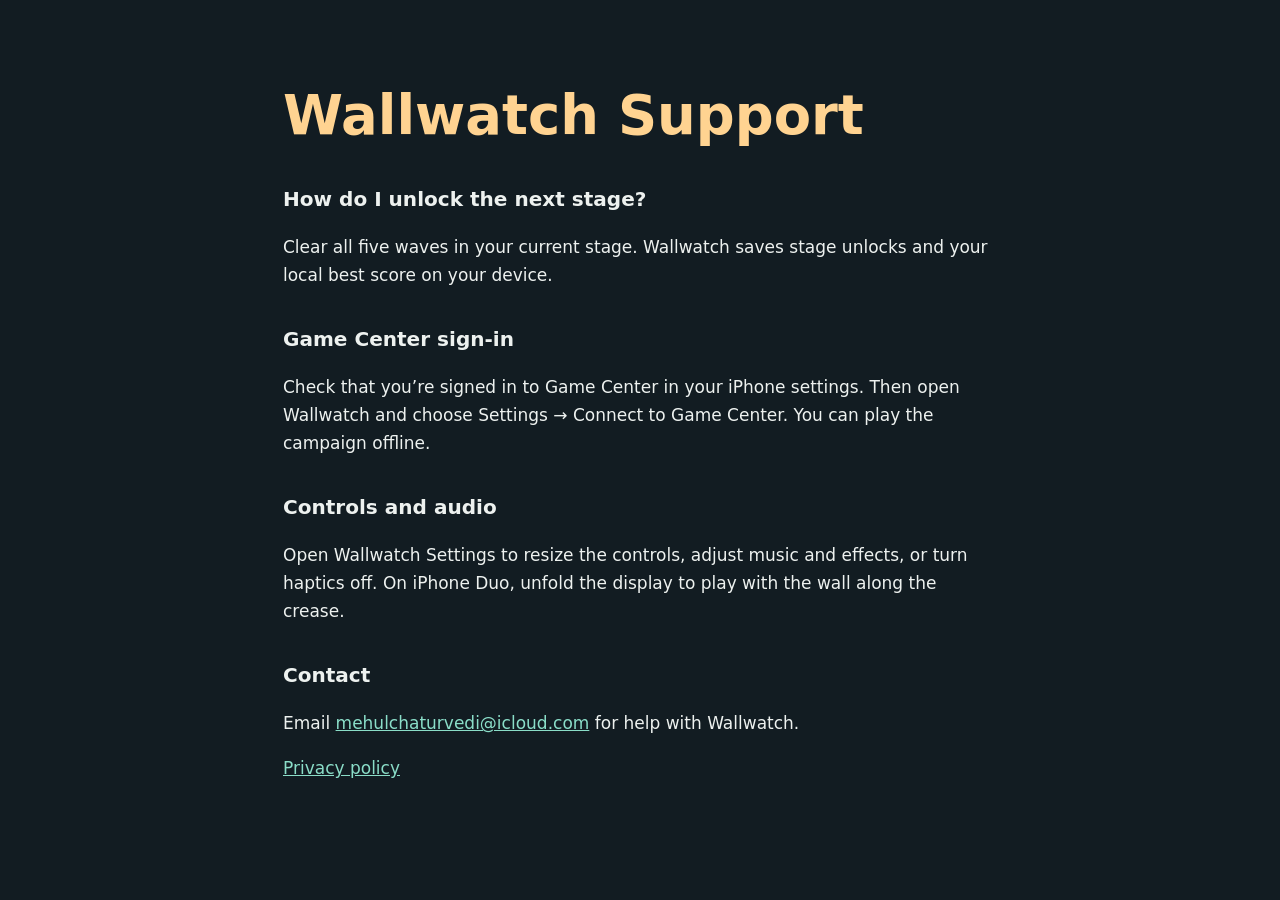
<file: index.html>
<!doctype html><html lang="en"><meta charset="utf-8"><meta name="viewport" content="width=device-width, initial-scale=1"><title>Wallwatch Support</title><link rel="stylesheet" href="style.css"><main><h1>Wallwatch Support</h1><h2>How do I unlock the next stage?</h2><p>Clear all five waves in your current stage. Wallwatch saves stage unlocks and your local best score on your device.</p><h2>Game Center sign-in</h2><p>Check that you’re signed in to Game Center in your iPhone settings. Then open Wallwatch and choose Settings → Connect to Game Center. You can play the campaign offline.</p><h2>Controls and audio</h2><p>Open Wallwatch Settings to resize the controls, adjust music and effects, or turn haptics off. On iPhone Duo, unfold the display to play with the wall along the crease.</p><h2>Contact</h2><p>Email <a href="mailto:mehulchaturvedi@icloud.com">mehulchaturvedi@icloud.com</a> for help with Wallwatch.</p><p><a href="privacy.html">Privacy policy</a></p></main></html>
</file>
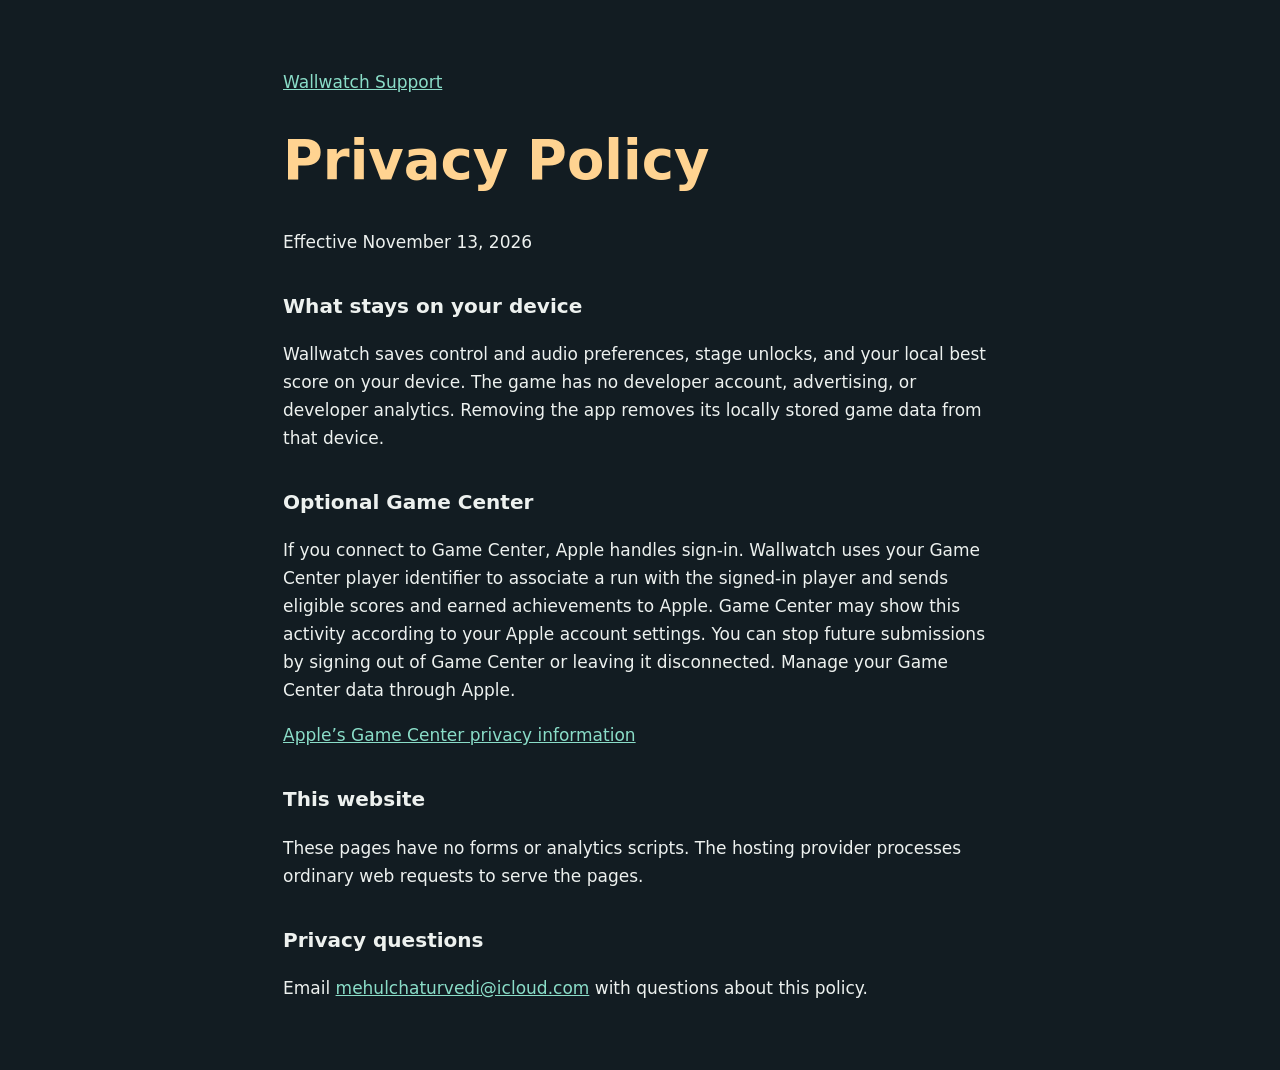
<file: privacy.html>
<!doctype html><html lang="en"><meta charset="utf-8"><meta name="viewport" content="width=device-width, initial-scale=1"><title>Wallwatch Privacy Policy</title><link rel="stylesheet" href="style.css"><main><p><a href="./">Wallwatch Support</a></p><h1>Privacy Policy</h1><p>Effective November 13, 2026</p><h2>What stays on your device</h2><p>Wallwatch saves control and audio preferences, stage unlocks, and your local best score on your device. The game has no developer account, advertising, or developer analytics. Removing the app removes its locally stored game data from that device.</p><h2>Optional Game Center</h2><p>If you connect to Game Center, Apple handles sign-in. Wallwatch uses your Game Center player identifier to associate a run with the signed-in player and sends eligible scores and earned achievements to Apple. Game Center may show this activity according to your Apple account settings. You can stop future submissions by signing out of Game Center or leaving it disconnected. Manage your Game Center data through Apple.</p><p><a href="https://www.apple.com/legal/privacy/data/en/game-center/">Apple’s Game Center privacy information</a></p><h2>This website</h2><p>These pages have no forms or analytics scripts. The hosting provider processes ordinary web requests to serve the pages.</p><h2>Privacy questions</h2><p>Email <a href="mailto:mehulchaturvedi@icloud.com">mehulchaturvedi@icloud.com</a> with questions about this policy.</p></main></html>
</file>
<file: style.css>
:root{color-scheme:dark;background:#121c22;color:#edf1ef;font:17px/1.65 system-ui,sans-serif}body{margin:0}main{max-width:42rem;margin:auto;padding:3rem 1.4rem}h1{color:#ffd391;font-size:clamp(2rem,7vw,3.2rem);line-height:1.08}h2{font-size:1.18rem;margin-top:2rem}a{color:#8addc8}
</file>
